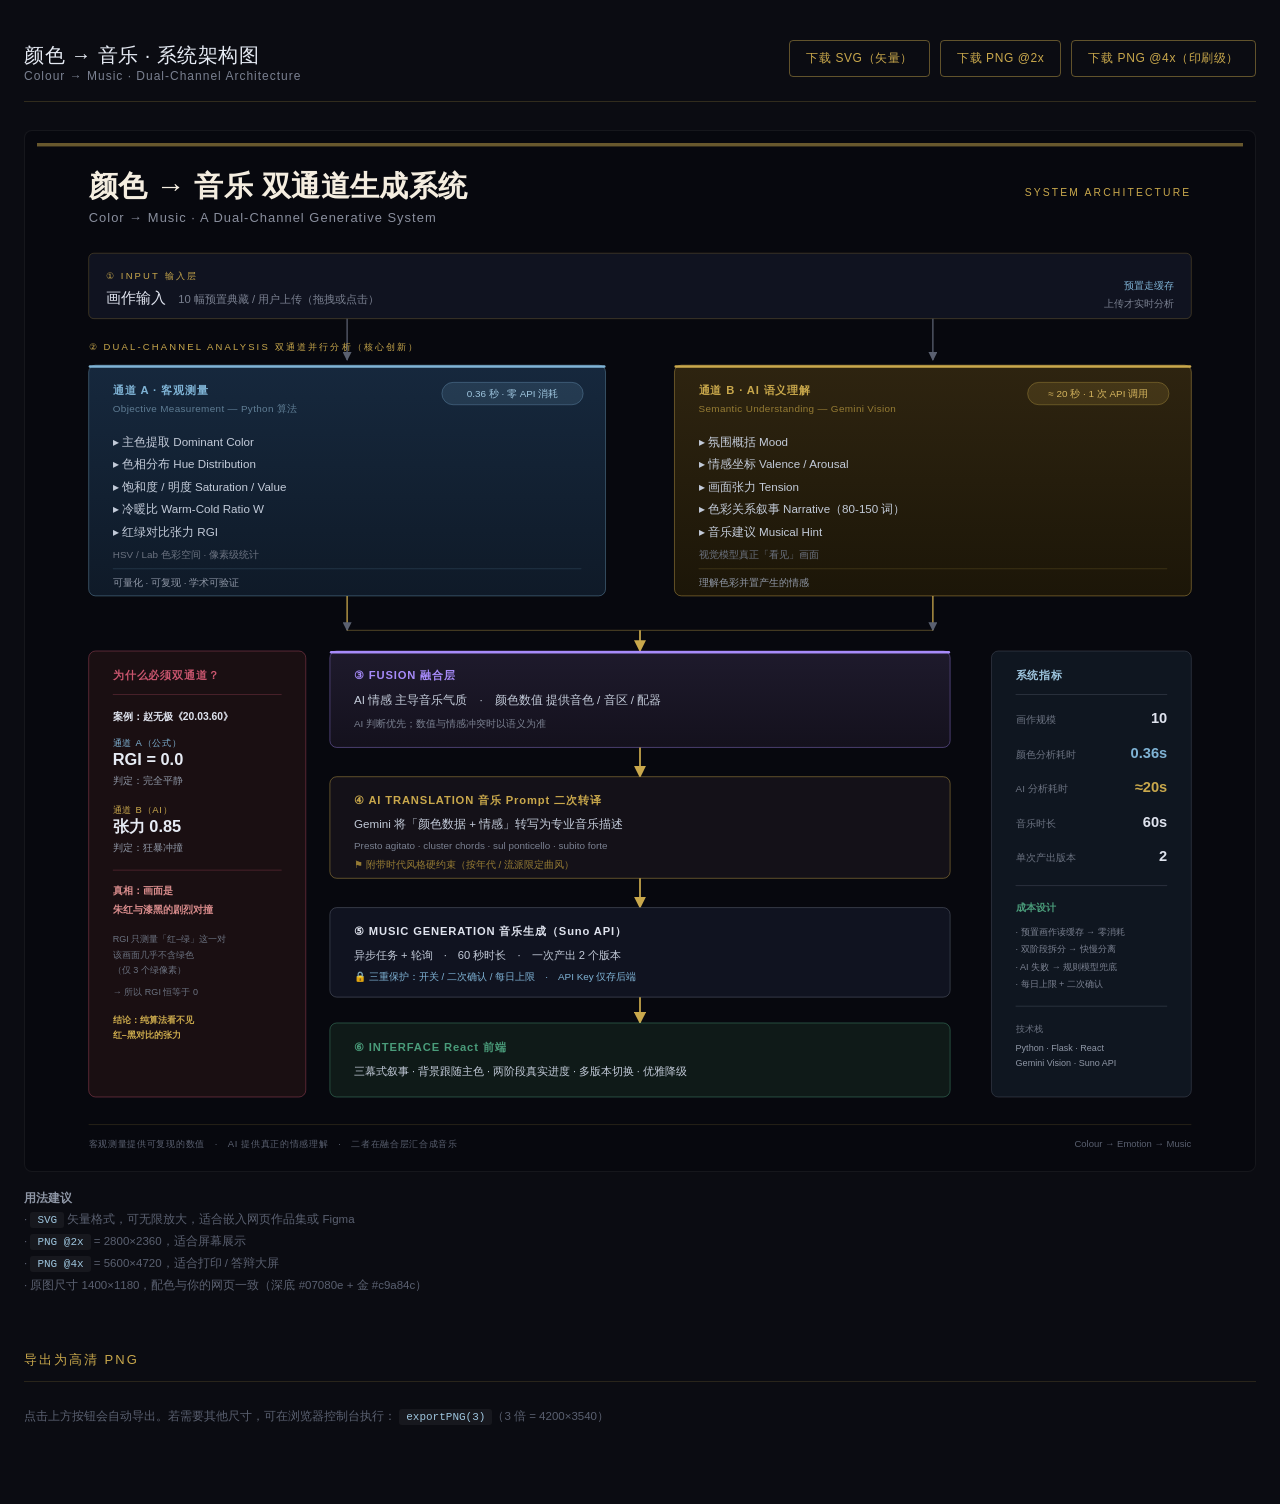
<file: portfolio/view.html>
<!doctype html>
<html lang="zh">
<head>
<meta charset="utf-8">
<meta name="viewport" content="width=device-width, initial-scale=1">
<title>架构图预览 — 颜色→音乐</title>
<style>
  * { box-sizing: border-box; }
  body {
    margin: 0; padding: 40px 24px 80px;
    background: #0b0c12;
    font-family: Inter, -apple-system, "PingFang SC", "Helvetica Neue", Arial, sans-serif;
    color: #e6ebf4;
  }
  .wrap { max-width: 1440px; margin: 0 auto; }

  header {
    display: flex; align-items: baseline; justify-content: space-between;
    flex-wrap: wrap; gap: 12px; margin-bottom: 28px;
    padding-bottom: 18px; border-bottom: 1px solid rgba(201,168,76,.2);
  }
  h1 { font-size: 20px; font-weight: 500; margin: 0; letter-spacing: .5px; }
  .sub { font-size: 12px; color: #7a8090; letter-spacing: 1px; }

  .actions { display: flex; gap: 10px; flex-wrap: wrap; }
  button {
    padding: 9px 16px; font-size: 12px; letter-spacing: .6px;
    background: transparent; color: #c9a84c;
    border: 1px solid rgba(201,168,76,.45); border-radius: 4px;
    cursor: pointer; font-family: inherit;
    transition: background .2s, border-color .2s;
  }
  button:hover { background: rgba(201,168,76,.1); border-color: rgba(201,168,76,.8); }

  .canvas {
    background: #07080e; border-radius: 8px; padding: 12px;
    border: 1px solid rgba(255,255,255,.06);
    overflow-x: auto;
  }
  .canvas img { display: block; width: 100%; min-width: 1100px; height: auto; }

  .hint {
    margin-top: 16px; font-size: 11.5px; color: #5a6070; line-height: 1.8;
  }
  .hint code {
    background: rgba(255,255,255,.05); padding: 2px 7px;
    border-radius: 3px; color: #9ec5de; font-size: 11px;
  }

  .section { margin-top: 56px; }
  .section h2 {
    font-size: 13px; font-weight: 500; color: #c9a84c;
    letter-spacing: 2px; text-transform: uppercase;
    padding-bottom: 12px; margin-bottom: 24px;
    border-bottom: 1px solid rgba(201,168,76,.16);
  }
</style>
</head>
<body>
<div class="wrap">

  <header>
    <div>
      <h1>颜色 → 音乐 · 系统架构图</h1>
      <div class="sub">Colour → Music · Dual-Channel Architecture</div>
    </div>
    <div class="actions">
      <button onclick="downloadSVG()">下载 SVG（矢量）</button>
      <button onclick="downloadPNG(2)">下载 PNG @2x</button>
      <button onclick="downloadPNG(4)">下载 PNG @4x（印刷级）</button>
    </div>
  </header>

  <div class="canvas">
    <img id="arch" src="architecture.svg" alt="系统架构图">
  </div>

  <p class="hint">
    <b style="color:#8f97a6">用法建议</b><br>
    · <code>SVG</code> 矢量格式，可无限放大，适合嵌入网页作品集或 Figma<br>
    · <code>PNG @2x</code> = 2800×2360，适合屏幕展示<br>
    · <code>PNG @4x</code> = 5600×4720，适合打印 / 答辩大屏<br>
    · 原图尺寸 1400×1180，配色与你的网页一致（深底 #07080e + 金 #c9a84c）
  </p>

  <div class="section">
    <h2>导出为高清 PNG</h2>
    <p class="hint" style="margin:0">
      点击上方按钮会自动导出。若需要其他尺寸，可在浏览器控制台执行：
      <code>exportPNG(3)</code>（3 倍 = 4200×3540）
    </p>
  </div>

</div>

<script>
function downloadSVG() {
  const a = document.createElement('a');
  a.href = 'architecture.svg';
  a.download = 'architecture.svg';
  a.click();
}

function downloadPNG(scale) {
  exportPNG(scale);
}

function exportPNG(scale = 2) {
  const img = document.getElementById('arch');
  const W = 1400, H = 1180;
  const canvas = document.createElement('canvas');
  canvas.width = W * scale;
  canvas.height = H * scale;
  const ctx = canvas.getContext('2d');

  // 深色底(与 SVG 背景一致)
  ctx.fillStyle = '#07080e';
  ctx.fillRect(0, 0, canvas.width, canvas.height);
  ctx.drawImage(img, 0, 0, canvas.width, canvas.height);

  canvas.toBlob(function (blob) {
    const a = document.createElement('a');
    a.href = URL.createObjectURL(blob);
    a.download = `architecture@${scale}x.png`;
    a.click();
    setTimeout(() => URL.revokeObjectURL(a.href), 2000);
  }, 'image/png');
}
</script>
</body>
</html>
</file>
